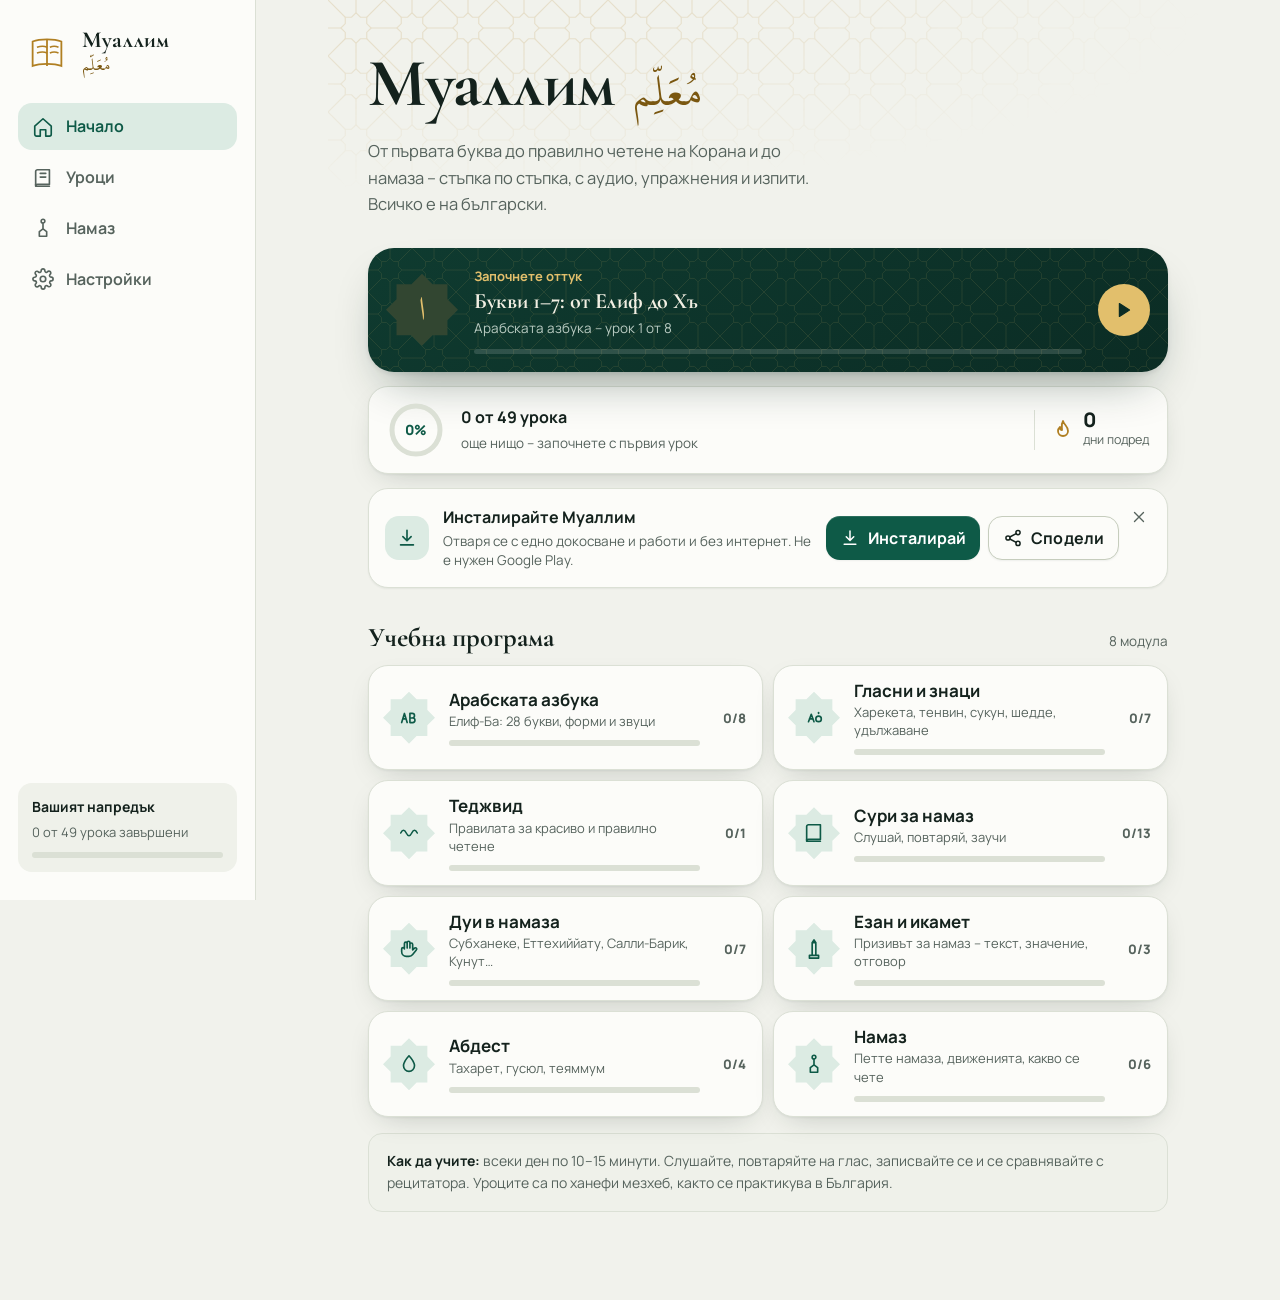
<file: index.html>
<!doctype html>
<html lang="bg">
<head>
<meta charset="utf-8">
<meta name="viewport" content="width=device-width, initial-scale=1, viewport-fit=cover">
<title>Муаллим – учител по Коран и намаз</title>
<meta name="description" content="От нулата до правилно четене на Корана: арабската азбука, теджвид, сурите и дуите за намаз, езан, абдест и как се кланя намаз – на български, стъпка по стъпка.">
<link rel="canonical" href="https://me7ko-dev.github.io/muallim/">
<!-- визитката при споделяне във Viber, Facebook, WhatsApp, Telegram (снимката: node tools/make-share.cjs) -->
<meta property="og:type" content="website">
<meta property="og:site_name" content="Муаллим">
<meta property="og:locale" content="bg_BG">
<meta property="og:url" content="https://me7ko-dev.github.io/muallim/">
<meta property="og:title" content="Муаллим – учител по Коран и намаз">
<meta property="og:description" content="Безплатно: арабската азбука с глас, сурите и дуите за намаз, абдест и намаз – на български, стъпка по стъпка. Без реклами.">
<meta property="og:image" content="https://me7ko-dev.github.io/muallim/share/og.jpg">
<meta property="og:image:type" content="image/jpeg">
<meta property="og:image:width" content="1200">
<meta property="og:image:height" content="630">
<meta property="og:image:alt" content="Муаллим – учител по Коран и намаз, на български">
<meta name="twitter:card" content="summary_large_image">
<meta name="theme-color" content="#0a1310" media="(prefers-color-scheme: dark)">
<meta name="theme-color" content="#f1f2ec" media="(prefers-color-scheme: light)">
<meta name="color-scheme" content="light dark">
<link rel="manifest" href="manifest.webmanifest">
<link rel="icon" href="icons/icon.svg" type="image/svg+xml">
<link rel="apple-touch-icon" href="icons/icon-192.png">
<meta name="mobile-web-app-capable" content="yes">
<meta name="apple-mobile-web-app-capable" content="yes">
<meta name="apple-mobile-web-app-status-bar-style" content="black-translucent">
<link rel="preload" href="fonts/UthmanicHafs.woff2" as="font" type="font/woff2" crossorigin>
<link rel="preload" href="fonts/manrope-cyrillic.woff2" as="font" type="font/woff2" crossorigin>
<link rel="preload" href="fonts/cormorant-cyrillic.woff2" as="font" type="font/woff2" crossorigin>
<link rel="modulepreload" href="js/app.js">
<link rel="stylesheet" href="css/style.css">
<script>
  // тема преди първото рисуване, за да няма премигване
  try { const t = JSON.parse(localStorage.getItem('mu:v1') || '{}').theme; if (t && t !== 'auto') document.documentElement.dataset.theme = t; } catch (e) {}
  // прозорецът за инсталиране може да дойде преди js/pwa.js – пазим го за бутона „Инсталирай“
  addEventListener('beforeinstallprompt', e => { e.preventDefault(); window.__bip = e; });
</script>
</head>
<body>
<a class="skip" href="#view">Към съдържанието</a>
<div class="app">
  <aside class="rail" aria-label="Навигация">
    <a class="brand" href="#/">
      <span class="brand-mark"><svg viewBox="0 0 64 64" aria-hidden="true"><path d="M12 50c10-4 30-4 40 0V16c-10-4-30-4-40 0z" fill="none" stroke="currentColor" stroke-width="2.5"/><path d="M32 14v36" stroke="currentColor" stroke-width="2.5"/><path d="M18 24c6-2 10-2 14 0M18 32c6-2 10-2 14 0M36 24c4-2 8-2 12 0M36 32c4-2 8-2 12 0" fill="none" stroke="currentColor" stroke-width="2"/></svg></span>
      <span><b>Муаллим</b><small>مُعَلِّم</small></span>
    </a>
    <nav class="rail-nav" id="railNav"></nav>
    <div class="rail-foot" id="railFoot"></div>
  </aside>
  <main id="view" tabindex="-1"></main>
  <nav class="tabbar" id="tabbar" aria-label="Раздели"></nav>
</div>
<div class="toast" id="toast" role="status" aria-live="polite"></div>
<script type="module" src="js/app.js"></script>
<script>
  if ('serviceWorker' in navigator && location.protocol !== 'file:') addEventListener('load', () => navigator.serviceWorker.register('sw.js'));
</script>
</body>
</html>
</file>
<file: css/style.css>
/* Шрифтовете са на сайта (без Google Fonts) – по-бързо, без проследяване, работят и без интернет. Лиценз: fonts/OFL.txt */
@font-face { font-family: 'Manrope'; src: url('../fonts/manrope-cyrillic.woff2') format('woff2'); font-weight: 200 800; font-display: swap; unicode-range: U+0301, U+0400-045F, U+0490-0491, U+04B0-04B1, U+2116; }
@font-face { font-family: 'Manrope'; src: url('../fonts/manrope-latin.woff2') format('woff2'); font-weight: 200 800; font-display: swap; unicode-range: U+0000-00FF, U+0131, U+0152-0153, U+02BB-02BC, U+02C6, U+02DA, U+02DC, U+0304, U+0308, U+0329, U+2000-206F, U+20AC, U+2122, U+2191, U+2193, U+2212, U+2215, U+FEFF, U+FFFD; }
@font-face { font-family: 'Manrope'; src: url('../fonts/manrope-latin-ext.woff2') format('woff2'); font-weight: 200 800; font-display: swap; unicode-range: U+0100-02BA, U+02BD-02C5, U+02C7-02CC, U+02CE-02D7, U+02DD-02FF, U+0304, U+0308, U+0329, U+1D00-1DBF, U+1E00-1E9F, U+1EF2-1EFF, U+2020, U+20A0-20AB, U+20AD-20C0, U+2113, U+2C60-2C7F, U+A720-A7FF; }
@font-face { font-family: 'Cormorant Garamond'; src: url('../fonts/cormorant-cyrillic.woff2') format('woff2'); font-weight: 300 700; font-display: swap; unicode-range: U+0301, U+0400-045F, U+0490-0491, U+04B0-04B1, U+2116; }
@font-face { font-family: 'Cormorant Garamond'; src: url('../fonts/cormorant-latin.woff2') format('woff2'); font-weight: 300 700; font-display: swap; unicode-range: U+0000-00FF, U+0131, U+0152-0153, U+02BB-02BC, U+02C6, U+02DA, U+02DC, U+0304, U+0308, U+0329, U+2000-206F, U+20AC, U+2122, U+2191, U+2193, U+2212, U+2215, U+FEFF, U+FFFD; }
@font-face { font-family: 'Hafs'; src: url('../fonts/UthmanicHafs.woff2') format('woff2'); font-display: block; }
/* арабски знаци посред българския текст („Пример: بَ = бе“) – същият шрифт, само за арабските букви */
@font-face { font-family: 'HafsInline'; src: url('../fonts/UthmanicHafs.woff2') format('woff2'); font-display: swap; unicode-range: U+0600-06FF, U+0750-077F, U+08A0-08FF, U+FB50-FDFF, U+FE70-FEFF; }

/* ================= Дизайн система =================
   Цветове: варовик (фон), тъмнозелено мастило (основен), позлата (акцент), както в ръкописните мусхафи.
   Орнамент: осемлъчата звезда (два квадрата) – само в началото, в главата на сурата и като знак за завършено. */
:root {
  --bg: #f1f2ec; --bg-2: #e6e9e0; --surface: #fcfcf9; --surface-2: #eff1ea; --line: #dbe0d5; --line-2: #c6cdbd;
  --text: #14221d; --muted: #56635d; --accent: #0e5a47; --accent-2: #0a4638; --accent-soft: #dcebe3; --on-accent: #ffffff;
  --gold: #b07f22; --gold-ink: #7a5710; --gold-soft: #f3e8cb; --hl: #f5ebc9;
  --ok: #217a49; --ok-soft: #dcf1e3; --bad: #b0342a; --bad-soft: #f8dfda;
  --panel: #0f3b30; --panel-2: #0b2c24; --panel-text: #f2efe3; --panel-muted: #b9cbc2; --panel-gold: #e2bf6c;
  --shadow-1: 0 1px 2px rgba(20, 40, 30, .06);
  --shadow-2: 0 1px 2px rgba(20, 40, 30, .05), 0 10px 30px -14px rgba(20, 40, 30, .28);
  --shadow-3: 0 2px 4px rgba(10, 30, 20, .08), 0 24px 48px -20px rgba(10, 40, 30, .45);
  --r-xl: 26px; --r-lg: 20px; --r-md: 14px; --r-sm: 10px;
  --ar: 40px; --rail: 0px; --tab: calc(66px + env(safe-area-inset-bottom));
  --ui: 'Manrope', 'HafsInline', system-ui, -apple-system, 'Segoe UI', sans-serif; --serif: 'Cormorant Garamond', Georgia, serif;
  --ease: cubic-bezier(.2, .8, .2, 1);
  /* осемлъчата звезда с връзки към съседните – плочка 48×48, ползва се като маска (цветът идва от темата) */
  --girih: url("data:image/svg+xml,%3Csvg xmlns='http://www.w3.org/2000/svg' width='48' height='48' viewBox='0 0 48 48'%3E%3Cg fill='none' stroke='%23000' stroke-width='1'%3E%3Cpath d='M37 24L33.2 27.8V33.2H27.8L24 37L20.2 33.2H14.8V27.8L11 24L14.8 20.2V14.8H20.2L24 11L27.8 14.8H33.2V20.2Z'/%3E%3Cpath d='M37 24H48M0 24H11M24 0V11M24 37V48M33.2 33.2L48 48M14.8 14.8L0 0M33.2 14.8L48 0M14.8 33.2L0 48'/%3E%3C/g%3E%3C/svg%3E");
  --star: polygon(100% 50%, 85.36% 64.64%, 85.36% 85.36%, 64.64% 85.36%, 50% 100%, 35.36% 85.36%, 14.64% 85.36%, 14.64% 64.64%, 0% 50%, 14.64% 35.36%, 14.64% 14.64%, 35.36% 14.64%, 50% 0%, 64.64% 14.64%, 85.36% 14.64%, 85.36% 35.36%);
  color-scheme: light;
}
:root[data-theme="sepia"] {
  --bg: #f1e6cf; --bg-2: #e8d9b9; --surface: #f9f0dc; --surface-2: #efe2c4; --line: #dcc8a2; --line-2: #ccb388;
  --text: #36281a; --muted: #6a563b; --accent: #7a4b16; --accent-2: #5c370f; --accent-soft: #ecd8b3; --on-accent: #fffaf0;
  --gold: #9a6b1e; --gold-ink: #6c4a10; --gold-soft: #ecd5a6; --hl: #f0d999;
  --panel: #4a2e12; --panel-2: #3a230d; --panel-text: #fbf1dc; --panel-muted: #dcc6a0; --panel-gold: #f0c873;
}
:root[data-theme="dark"] {
  --bg: #0a1310; --bg-2: #0e1a16; --surface: #111e1a; --surface-2: #172722; --line: #22362f; --line-2: #2f4840;
  --text: #ebe8dc; --muted: #a2b1a9; --accent: #6fcba8; --accent-2: #97dcc1; --accent-soft: #15382e; --on-accent: #08130f;
  --gold: #d9b45e; --gold-ink: #e3c47c; --gold-soft: #2c2716; --hl: #27321f;
  --ok: #72d39d; --ok-soft: #15382a; --bad: #f1907f; --bad-soft: #45201b;
  --panel: #133d32; --panel-2: #0d2b23; --panel-text: #f1eee2; --panel-muted: #a9c3b8; --panel-gold: #e3c26f;
  --shadow-1: 0 1px 2px rgba(0, 0, 0, .3);
  --shadow-2: 0 1px 2px rgba(0, 0, 0, .3), 0 12px 30px -14px rgba(0, 0, 0, .7);
  --shadow-3: 0 2px 4px rgba(0, 0, 0, .3), 0 24px 48px -20px rgba(0, 0, 0, .8);
  color-scheme: dark;
}
@media (prefers-color-scheme: dark) {
  :root:not([data-theme]) {
    --bg: #0a1310; --bg-2: #0e1a16; --surface: #111e1a; --surface-2: #172722; --line: #22362f; --line-2: #2f4840;
    --text: #ebe8dc; --muted: #a2b1a9; --accent: #6fcba8; --accent-2: #97dcc1; --accent-soft: #15382e; --on-accent: #08130f;
    --gold: #d9b45e; --gold-ink: #e3c47c; --gold-soft: #2c2716; --hl: #27321f;
    --ok: #72d39d; --ok-soft: #15382a; --bad: #f1907f; --bad-soft: #45201b;
    --panel: #133d32; --panel-2: #0d2b23; --panel-text: #f1eee2; --panel-muted: #a9c3b8; --panel-gold: #e3c26f;
    --shadow-1: 0 1px 2px rgba(0, 0, 0, .3);
    --shadow-2: 0 1px 2px rgba(0, 0, 0, .3), 0 12px 30px -14px rgba(0, 0, 0, .7);
    --shadow-3: 0 2px 4px rgba(0, 0, 0, .3), 0 24px 48px -20px rgba(0, 0, 0, .8);
    color-scheme: dark;
  }
}

/* ================= основа ================= */
* { box-sizing: border-box; }
*, *::before, *::after { font-feature-settings: 'locl' 0 !important; }
html { -webkit-text-size-adjust: 100%; scroll-padding-top: 96px; }
body {
  margin: 0; background: var(--bg); color: var(--text); font: 16px/1.55 var(--ui); min-height: 100dvh;
  -webkit-font-smoothing: antialiased; -webkit-tap-highlight-color: transparent; font-variant-numeric: lining-nums;
}
button, input, select { font: inherit; color: inherit; }
button { cursor: pointer; background: none; border: 0; padding: 0; }
a { color: inherit; text-decoration: none; }
.ic { width: 22px; height: 22px; fill: none; stroke: currentColor; stroke-width: 1.8; stroke-linecap: round; stroke-linejoin: round; flex: none; }
[hidden] { display: none !important; }
:focus-visible { outline: 2.5px solid var(--gold); outline-offset: 2px; border-radius: 8px; }
main:focus, main:focus-visible { outline: none; }
.ar, [lang="ar"] { font-family: 'Hafs', serif; direction: rtl; }
::selection { background: var(--gold-soft); }
.skip { position: fixed; left: 12px; top: -60px; z-index: 100; background: var(--accent); color: var(--on-accent); padding: 10px 16px; border-radius: var(--r-sm); font-weight: 700; transition: top .2s; }
.skip:focus { top: calc(12px + env(safe-area-inset-top)); }
.vh { position: absolute !important; width: 1px; height: 1px; overflow: hidden; clip: rect(0 0 0 0); white-space: nowrap; }

/* ================= каркас ================= */
main { padding: 0 16px calc(var(--tab) + 28px); max-width: 880px; margin: 0 auto; }
.rail { display: none; }
.tabbar {
  position: fixed; inset: auto 0 0 0; z-index: 30; height: var(--tab); padding: 0 6px env(safe-area-inset-bottom);
  display: grid; grid-template-columns: repeat(4, 1fr);
  background: color-mix(in srgb, var(--surface) 90%, transparent); backdrop-filter: blur(18px) saturate(1.4); -webkit-backdrop-filter: blur(18px) saturate(1.4);
  border-top: 1px solid var(--line);
}
.tabbar a { position: relative; display: flex; flex-direction: column; align-items: center; justify-content: center; gap: 3px; font-size: 12px; font-weight: 650; color: var(--muted); }
.tabbar a .ic { width: 23px; height: 23px; transition: transform .25s var(--ease); }
.tabbar a.on { color: var(--accent); }
.tabbar a.on .ic { stroke-width: 2.1; transform: translateY(-1px); }
.tabbar a.on::before { content: ''; position: absolute; top: 0; width: 28px; height: 3px; border-radius: 0 0 3px 3px; background: var(--gold); }
@media (min-width: 900px) {
  :root { --rail: 256px; --tab: 0px; }
  .tabbar { display: none; }
  .rail { display: flex; flex-direction: column; gap: 26px; position: fixed; inset: 0 auto 0 0; width: var(--rail); padding: 28px 18px; background: var(--surface); border-right: 1px solid var(--line); z-index: 20; }
  main { margin-left: calc(var(--rail) + max(0px, (100vw - var(--rail) - 880px) / 2)); padding: 0 40px 72px; }
}
.brand { display: flex; align-items: center; gap: 12px; padding: 0 6px; }
.brand-mark { width: 46px; height: 46px; color: var(--gold); display: grid; place-items: center; flex: none; }
.brand-mark svg { width: 46px; height: 46px; }
.brand b { display: block; font: 700 23px/1.05 var(--serif); letter-spacing: .2px; }
.brand small { display: block; font: 18px/1.4 'Hafs', serif; color: var(--gold-ink); }
.rail-nav { display: grid; gap: 4px; }
.rail-nav a { display: flex; align-items: center; gap: 12px; padding: 11px 14px; border-radius: var(--r-md); font-weight: 650; color: var(--muted); transition: background .2s, color .2s; }
.rail-nav a:hover { background: var(--surface-2); color: var(--text); }
.rail-nav a.on { background: var(--accent-soft); color: var(--accent); }
.rail-foot { margin-top: auto; padding: 14px; border-radius: var(--r-md); background: var(--surface-2); font-size: 13px; color: var(--muted); line-height: 1.45; }
.rail-foot b { display: block; color: var(--text); font-size: 14px; margin-bottom: 6px; }

/* ================= общи елементи ================= */
.topbar {
  position: sticky; top: 0; z-index: 15; margin: 0 -16px; padding: calc(8px + env(safe-area-inset-top)) 12px 8px;
  display: flex; align-items: center; gap: 6px; min-height: 60px;
  background: color-mix(in srgb, var(--bg) 88%, transparent); backdrop-filter: blur(16px) saturate(1.3); -webkit-backdrop-filter: blur(16px) saturate(1.3);
  border-bottom: 1px solid transparent; transition: border-color .2s;
}
.topbar.stuck { border-bottom-color: var(--line); }
@media (min-width: 900px) { .topbar { margin: 0 -40px; padding: 16px 36px; } .topbar h1 { font-size: 26px; } }
.topbar > .ttl:first-child { padding-left: 4px; }
.topbar .ttl { flex: 1; min-width: 0; }
.topbar h1 { font: 700 22px/1.15 var(--serif); margin: 0; display: -webkit-box; -webkit-line-clamp: 2; -webkit-box-orient: vertical; overflow: hidden; }
.topbar .kicker { display: block; font: 600 12.5px/1.3 var(--ui); color: var(--muted); white-space: nowrap; overflow: hidden; text-overflow: ellipsis; }
.topbar .count { flex: none; font-size: 13px; font-weight: 700; color: var(--muted); padding: 0 8px; }
.topbar .meter { position: absolute; left: 0; right: 0; bottom: -1px; height: 3px; background: var(--line); }
.topbar .meter i { display: block; height: 100%; background: var(--gold); transition: width .6s var(--ease); }
.ib { width: 44px; height: 44px; border-radius: var(--r-md); display: inline-grid; place-items: center; color: var(--text); transition: background .15s, transform .1s; flex: none; }
.ib:hover { background: var(--surface-2); }
.ib:active { transform: scale(.94); }
.chip { display: inline-flex; align-items: center; gap: 6px; min-height: 36px; padding: 0 14px; border-radius: 999px; background: var(--surface); border: 1px solid var(--line); font-size: 14px; font-weight: 650; white-space: nowrap; transition: border-color .15s; }
.chip:hover { border-color: var(--gold); }
.chip.on { background: var(--accent); border-color: var(--accent); color: var(--on-accent); }
.chip .ic { width: 17px; height: 17px; }
.btn { display: inline-flex; align-items: center; justify-content: center; gap: 8px; min-height: 48px; padding: 0 20px; border-radius: var(--r-md); background: var(--accent); color: var(--on-accent); font-weight: 700; letter-spacing: .1px; transition: transform .12s, background .2s, box-shadow .2s; box-shadow: 0 1px 0 rgba(255, 255, 255, .12) inset, var(--shadow-1); text-align: center; }
.btn:hover { background: var(--accent-2); }
.btn:active { transform: scale(.98); }
.btn.ghost { background: var(--surface); color: var(--text); border: 1px solid var(--line-2); box-shadow: var(--shadow-1); }
.btn.ghost:hover { border-color: var(--gold); background: var(--surface); }
.btn.ghost.on { border-color: var(--accent); color: var(--accent); background: var(--accent-soft); } /* бутон „Чуй“, докато звучи */
.btn.gold { background: var(--gold-soft); color: var(--gold-ink); border: 1px solid color-mix(in srgb, var(--gold) 45%, transparent); box-shadow: none; }
.btn.gold:hover { border-color: var(--gold); }
.btn.done { background: var(--ok); color: var(--on-accent); }
.btn.sm { min-height: 40px; padding: 0 14px; font-size: 14.5px; border-radius: var(--r-sm); }
.btn:disabled { opacity: .45; cursor: default; transform: none; }
.btn .ic { width: 20px; height: 20px; }
.card { background: var(--surface); border: 1px solid var(--line); border-radius: var(--r-lg); box-shadow: var(--shadow-2); }
.muted { color: var(--muted); }
.view-in { animation: viewIn .32s var(--ease) both; }
@keyframes viewIn { from { opacity: 0; transform: translateY(8px); } to { opacity: 1; transform: none; } }
@media (prefers-reduced-motion: reduce) { *, *::before, *::after { animation: none !important; transition: none !important; scroll-behavior: auto !important; } }
.sub { font-size: 14px; font-weight: 700; color: var(--muted); margin: 26px 0 10px; }
h2.h { font: 700 27px/1.15 var(--serif); margin: 30px 0 12px; }
h3.h, .lesson h2.h { font: 700 23px/1.2 var(--serif); margin: 26px 0 10px; }
.p { margin: 0 0 14px; line-height: 1.65; max-width: 68ch; }
.lead { font-size: 16.5px; color: var(--muted); margin: 4px 0 18px; line-height: 1.6; max-width: 64ch; }
.note { font-size: 14px; color: var(--muted); line-height: 1.6; padding: 16px 18px; margin: 16px 0; border-radius: var(--r-md); box-shadow: none; background: var(--surface-2); }
.note b { color: var(--text); }
.note a { color: var(--accent); text-decoration: underline; text-underline-offset: 2px; }
.badge { display: inline-block; padding: 2px 9px; border-radius: 999px; font: 700 11.5px/1.6 var(--ui); background: var(--gold-soft); color: var(--gold-ink); vertical-align: middle; }
.badge.farz { background: var(--accent-soft); color: var(--accent); }
.badge.ok { background: var(--ok-soft); color: var(--ok); }
.list { display: grid; gap: 8px; margin: 0; padding: 0; list-style: none; }
.list li { display: flex; gap: 12px; padding: 13px 16px; background: var(--surface); border: 1px solid var(--line); border-radius: var(--r-md); line-height: 1.55; }
.list li::before { content: ''; width: 7px; height: 7px; margin-top: .6em; background: var(--gold); clip-path: var(--star); transform: scale(1.5); flex: none; }
.list.num { counter-reset: n; }
.list.num li::before { counter-increment: n; content: counter(n); width: 28px; height: 28px; margin: 0; border-radius: 50%; clip-path: none; transform: none; background: var(--accent-soft); color: var(--accent); display: grid; place-items: center; font-size: 13px; font-weight: 800; }
.list li b { display: block; }
.list li small { color: var(--muted); display: block; font-size: 14px; margin-top: 2px; }
.list.bad li::before { content: '✕'; width: auto; height: auto; margin: 0; clip-path: none; transform: none; background: none; color: var(--bad); font-weight: 800; }
.list.good li::before { content: '✓'; width: auto; height: auto; margin: 0; clip-path: none; transform: none; background: none; color: var(--ok); font-weight: 800; }
.bar { display: block; height: 6px; border-radius: 3px; background: var(--line); overflow: hidden; }
.bar i { display: block; height: 100%; background: var(--accent); border-radius: 3px; transition: width .6s var(--ease); }
.star { display: inline-grid; place-items: center; width: 52px; height: 52px; clip-path: var(--star); background: var(--accent-soft); color: var(--accent); flex: none; }
.star .ic { width: 22px; height: 22px; }
.star.gold { background: var(--gold); color: var(--on-accent); }

/* ================= начало ================= */
.hero { position: relative; margin: 0 -16px; padding: calc(30px + env(safe-area-inset-top)) 16px 26px; overflow: hidden; isolation: isolate; }
@media (min-width: 900px) { .hero { margin: 0 -40px; padding: 48px 40px 30px; } }
.hero::before { /* орнаментът – тих, избледнява надолу */
  content: ''; position: absolute; inset: 0; z-index: -1; background: var(--gold); opacity: .16;
  -webkit-mask: var(--girih) 0 0 / 56px 56px, radial-gradient(110% 100% at 15% 0%, #000 20%, transparent 78%); -webkit-mask-composite: source-in;
  mask: var(--girih) 0 0 / 56px 56px, radial-gradient(110% 100% at 15% 0%, #000 20%, transparent 78%); mask-composite: intersect;
}
.hero-title { display: flex; align-items: baseline; flex-wrap: wrap; gap: 0 18px; font: 700 clamp(46px, 13vw, 68px)/1.05 var(--serif); margin: 0; letter-spacing: -.5px; }
.hero-title .ar { font: 400 clamp(32px, 9vw, 46px)/1.4 'Hafs', serif; color: var(--gold-ink); letter-spacing: 0; }
.hero-lead { color: var(--muted); margin: 14px 0 0; max-width: 46ch; font-size: 16.5px; line-height: 1.6; }

.resume { position: relative; display: grid; grid-template-columns: auto 1fr auto; gap: 16px; align-items: center; padding: 18px; border-radius: var(--r-xl); background: linear-gradient(150deg, var(--panel), var(--panel-2)); color: var(--panel-text); box-shadow: var(--shadow-3); overflow: hidden; isolation: isolate; transition: transform .2s var(--ease); }
.resume:hover { transform: translateY(-2px); }
.resume:active { transform: scale(.99); }
.resume::after { content: ''; position: absolute; inset: 0; z-index: -1; background: var(--panel-gold); opacity: .12; -webkit-mask: var(--girih) 0 0 / 44px 44px; mask: var(--girih) 0 0 / 44px 44px; }
.resume-glyph { width: 72px; height: 72px; display: grid; place-items: center; clip-path: var(--star); background: color-mix(in srgb, var(--panel-gold) 18%, var(--panel-2)); color: var(--panel-gold); font: 36px/1 'Hafs', serif; direction: rtl; overflow: hidden; }
.resume-glyph .ic { width: 28px; height: 28px; }
.resume-glyph.long { font-size: 17px; }
.resume-mid { min-width: 0; }
.resume-k { display: block; font-size: 13px; font-weight: 700; color: var(--panel-gold); }
.resume-mid b { display: block; font: 700 22px/1.2 var(--serif); margin: 2px 0 4px; }
.resume-m { display: block; font-size: 13.5px; color: var(--panel-muted); }
.resume .bar { margin-top: 10px; background: rgba(255, 255, 255, .14); height: 5px; }
.resume .bar i { background: var(--panel-gold); }
.resume-go { width: 52px; height: 52px; border-radius: 50%; display: grid; place-items: center; background: var(--panel-gold); color: var(--panel-2); }
.resume-go .ic { width: 22px; height: 22px; fill: currentColor; stroke-width: 1.4; }
@media (max-width: 480px) { .resume { grid-template-columns: auto 1fr; } .resume-go { display: none; } .resume-glyph { width: 60px; height: 60px; font-size: 30px; } .resume-mid b { font-size: 20px; } }

.progress { display: flex; align-items: center; gap: 16px; padding: 14px 18px; margin: 14px 0 0; }
.ring { position: relative; width: 58px; height: 58px; flex: none; display: grid; place-items: center; }
.ring svg { position: absolute; inset: 0; transform: rotate(-90deg); }
.ring circle { fill: none; stroke-width: 5; }
.ring .track { stroke: var(--line); }
.ring .val { stroke: var(--accent); stroke-linecap: round; transition: stroke-dashoffset .8s var(--ease); }
.ring b { font-size: 14px; font-weight: 800; color: var(--accent); }
.progress .mid { flex: 1; min-width: 0; }
.progress .mid b { display: block; font-weight: 700; }
.progress .mid small { color: var(--muted); font-size: 13.5px; }
.streak { display: flex; align-items: center; gap: 8px; padding-left: 16px; border-left: 1px solid var(--line); }
.streak .ic { color: var(--gold); width: 24px; height: 24px; }
.streak b { display: block; font: 800 20px/1 var(--ui); }
.streak small { display: block; font-size: 12.5px; color: var(--muted); white-space: nowrap; }

.sec-h { display: flex; align-items: baseline; justify-content: space-between; gap: 12px; margin: 34px 0 12px; }
.sec-h h2 { font: 700 27px/1.15 var(--serif); margin: 0; }
.sec-h small { color: var(--muted); font-size: 13.5px; }
.modules { display: grid; gap: 10px; margin: 0; padding: 0; list-style: none; }
@media (min-width: 640px) { .modules { grid-template-columns: 1fr 1fr; } }
.mod { display: flex; align-items: center; gap: 14px; padding: 14px 16px 14px 14px; height: 100%; border-radius: var(--r-lg); transition: border-color .2s, transform .15s, box-shadow .2s; }
.mod:hover { border-color: color-mix(in srgb, var(--gold) 60%, var(--line)); box-shadow: var(--shadow-3); }
.mod:active { transform: scale(.99); }
.mod .mid { flex: 1; min-width: 0; }
.mod .t { display: flex; align-items: baseline; gap: 8px; }
.mod .n { font-size: 12.5px; font-weight: 800; color: var(--gold-ink); }
.mod b { display: block; font: 700 17px/1.3 var(--ui); }
.mod small { color: var(--muted); font-size: 13px; display: block; margin-top: 1px; line-height: 1.4; }
.mod .bar { margin-top: 10px; }
.mod .pct { font-size: 13px; font-weight: 800; color: var(--muted); flex: none; min-width: 32px; text-align: right; }
.mod.full .bar i { background: var(--gold); }
.mod.full .pct { color: var(--gold-ink); }

/* ================= модул: пътека от уроци ================= */
.mod-head { display: flex; gap: 16px; align-items: center; padding: 8px 0 20px; }
.mod-head .star { width: 68px; height: 68px; }
.mod-head .star .ic { width: 28px; height: 28px; }
.mod-head .mid { flex: 1; min-width: 0; }
.mod-head p { margin: 0 0 10px; color: var(--muted); }
.mod-head small { display: block; margin-top: 6px; font-size: 13px; font-weight: 700; color: var(--muted); }
.path { list-style: none; margin: 0; padding: 0; position: relative; }
.path li { position: relative; padding-left: 52px; }
.path li::before { /* свързващата линия */ content: ''; position: absolute; left: 21px; top: 0; bottom: 0; width: 2px; background: var(--line); }
.path li:first-child::before { top: 32px; }
.path li:last-child::before { bottom: calc(100% - 32px); }
.path li.done::before { background: color-mix(in srgb, var(--gold) 55%, var(--line)); }
.path .dot { position: absolute; left: 2px; top: 13px; width: 40px; height: 40px; display: grid; place-items: center; z-index: 1; font-size: 14px; font-weight: 800; color: var(--muted); background: var(--surface); border: 2px solid var(--line-2); border-radius: 50%; }
.path .done .dot { border: 0; border-radius: 0; clip-path: var(--star); background: var(--gold); color: var(--on-accent); width: 44px; height: 44px; left: 0; top: 11px; }
.path .done .dot .ic { width: 18px; height: 18px; stroke-width: 2.6; }
.path .cur .dot { border-color: var(--accent); color: var(--accent); background: var(--accent-soft); box-shadow: 0 0 0 5px color-mix(in srgb, var(--accent) 16%, transparent); }
.path a { display: flex; align-items: center; gap: 12px; padding: 14px 14px 14px 16px; margin: 0 0 10px; border-radius: var(--r-md); background: var(--surface); border: 1px solid var(--line); transition: border-color .2s, box-shadow .2s; }
.path a:hover { border-color: color-mix(in srgb, var(--gold) 60%, var(--line)); box-shadow: var(--shadow-2); }
.path .cur a { border-color: var(--accent); box-shadow: var(--shadow-2); }
.path .mid { flex: 1; min-width: 0; }
.path b { display: block; font-weight: 650; line-height: 1.35; }
.path small { color: var(--muted); font-size: 13px; }
.path .cur small { color: var(--accent); font-weight: 700; }
.path a > .ic { color: var(--muted); }

/* ================= урок ================= */
.lesson { padding-top: 6px; }
.lesson-foot { display: grid; gap: 12px; margin: 34px 0 10px; }
@media (min-width: 640px) { .lesson-foot { grid-template-columns: minmax(200px, auto) 1fr; align-items: stretch; } .lesson-foot .row .btn { height: 100%; padding: 0 28px; } }
.lesson-foot .row { display: flex; gap: 10px; flex-wrap: wrap; }
.lesson-foot .row .btn { flex: 1 1 160px; }
.btn.done .ic { animation: pop .4s var(--ease); }
@keyframes pop { 0% { transform: scale(.3); } 70% { transform: scale(1.25); } }
.next-card { display: flex; align-items: center; gap: 14px; padding: 16px 18px; border-radius: var(--r-lg); border: 1px dashed var(--line-2); transition: border-color .2s, background .2s; }
.next-card:hover { border-color: var(--accent); background: var(--surface); }
.next-card .mid { flex: 1; min-width: 0; }
.next-card small { display: block; color: var(--muted); font-size: 13px; font-weight: 600; }
.next-card b { display: block; font-weight: 700; }
.next-card .ic { color: var(--accent); }
.next-card.celebrate { border-style: solid; border-color: var(--gold); background: var(--gold-soft); }
.next-card.celebrate small { color: var(--gold-ink); }

.letters { display: grid; gap: 14px; }
.letter { padding: 18px; display: grid; grid-template-columns: 100px 1fr; gap: 18px; align-items: start; transition: border-color .3s, box-shadow .3s; }
.letter.cur { border-color: var(--accent); box-shadow: 0 0 0 3px color-mix(in srgb, var(--accent) 18%, transparent), var(--shadow-2); }
.letter .big { font: 400 64px/1.25 'Hafs', serif; text-align: center; color: var(--accent); background: var(--surface-2); border-radius: var(--r-md); padding: 10px 4px; direction: rtl; border: 1px solid var(--line); }
.letter .play { width: 100%; margin-top: 8px; }
.letter h2 { margin: 0; font: 700 23px/1.2 var(--serif); display: flex; align-items: center; gap: 8px; flex-wrap: wrap; }
.letter h2 .badge { font-family: var(--ui); }
.letter .snd { color: var(--gold-ink); font-weight: 700; font-size: 14.5px; margin-top: 2px; }
.letter p { margin: 8px 0 0; font-size: 15px; line-height: 1.6; }
.forms { display: grid; grid-template-columns: repeat(4, 1fr); gap: 6px; margin-top: 12px; }
.forms span { text-align: center; background: var(--surface-2); border-radius: var(--r-sm); padding: 6px 2px 4px; font: 400 30px/1.35 'Hafs', serif; direction: rtl; }
.forms span small { display: block; font: 600 11px/1.25 var(--ui); color: var(--muted); direction: ltr; margin-top: 2px; }
.ex { display: flex; align-items: center; gap: 14px; margin-top: 12px; padding: 10px 14px; background: var(--gold-soft); border-radius: var(--r-md); }
.ex .ar { font-size: 32px; line-height: 1.4; color: var(--gold-ink); }
.ex small { color: var(--gold-ink); }
.ex b { font-size: 15px; }
@media (max-width: 460px) { .letter { grid-template-columns: 78px 1fr; padding: 14px; gap: 14px; } .letter .big { font-size: 50px; } .forms span { font-size: 26px; } .forms span small { font-size: 10px; } }
.acts { display: flex; gap: 8px; flex-wrap: wrap; margin-top: 12px; }
.syl { display: grid; grid-template-columns: repeat(auto-fill, minmax(84px, 1fr)); gap: 8px; }
.syl button { padding: 10px 4px 8px; border-radius: var(--r-md); background: var(--surface); border: 1px solid var(--line); text-align: center; transition: border-color .15s, transform .1s, background .2s; }
.syl button:hover { border-color: var(--gold); }
.syl button:active { transform: scale(.96); }
.syl button.on { border-color: var(--accent); background: var(--accent-soft); }
.syl .ar { display: block; font-size: 34px; line-height: 1.35; color: var(--accent); }
.syl small { display: block; font-size: 13.5px; font-weight: 700; color: var(--muted); }
.syl.big { grid-template-columns: repeat(auto-fill, minmax(120px, 1fr)); }
.syl.big .ar { font-size: 40px; }
.demo { text-align: center; padding: 22px; margin: 12px 0 18px; }
.demo .ar { font-size: 76px; line-height: 1.35; color: var(--accent); }
.demo b { display: block; font-size: 23px; }
.demo.sticky { position: sticky; top: 72px; z-index: 5; }
@media (max-width: 600px) { .demo { padding: 14px; } .demo .ar { font-size: 60px; } }
.word-demo .parts { font-size: 32px; color: var(--muted); }
.word-demo .arrow { color: var(--gold); font-size: 18px; }
.word-demo .whole { font-size: 64px; }

/* сура */
.surah-head { position: relative; text-align: center; padding: 26px 18px 22px; margin: 8px 0 16px; overflow: hidden; isolation: isolate; border-radius: var(--r-xl); }
.surah-head::before { content: ''; position: absolute; inset: 0; z-index: -1; background: var(--gold); opacity: .13; -webkit-mask: var(--girih) center / 44px 44px, radial-gradient(closest-side, transparent 55%, #000); -webkit-mask-composite: source-in; mask: var(--girih) center / 44px 44px, radial-gradient(closest-side, transparent 55%, #000); mask-composite: intersect; }
.surah-head .ar { font-size: clamp(38px, 9vw, 54px); line-height: 1.5; color: var(--accent); }
.surah-head h2 { font: 700 27px/1.15 var(--serif); margin: 2px 0 4px; }
.surah-head p { margin: 0; color: var(--muted); font-size: 14.5px; }
.ctrls { display: flex; gap: 8px; flex-wrap: wrap; align-items: center; margin: 14px 0; }
.player-bar { display: grid; gap: 12px; padding: 14px; margin: 0 0 18px; border-radius: var(--r-lg); }
.player-bar .row { display: flex; gap: 8px; flex-wrap: wrap; align-items: center; }
.player-bar .row .btn { flex: 1 1 140px; padding: 0 12px; }
.player-bar .opt-row { display: flex; align-items: center; gap: 10px; flex-wrap: wrap; font-size: 14px; color: var(--muted); }
select, .ctrls select { min-height: 44px; border-radius: var(--r-sm); border: 1px solid var(--line-2); background: var(--surface); padding: 0 12px; max-width: 100%; }
.ayah { padding: 16px 6px 18px; border-bottom: 1px solid var(--line); border-radius: var(--r-md); transition: background .35s, box-shadow .35s; scroll-margin-top: 90px; }
.ayah.cur { background: var(--hl); padding-left: 14px; padding-right: 14px; margin: 0 -8px; border-bottom-color: transparent; }
.ayah-top { display: flex; align-items: center; gap: 6px; margin-bottom: 4px; }
.ayah-key { font-size: 12.5px; font-weight: 800; color: var(--gold-ink); margin-right: auto; display: inline-flex; align-items: center; gap: 6px; }
.ayah-key::before { content: ''; width: 9px; height: 9px; background: var(--gold); clip-path: var(--star); transform: scale(1.4); }
.ayah-top .ib { width: 42px; height: 42px; color: var(--accent); border: 1px solid var(--line); border-radius: 50%; }
.ayah.cur .ayah-top .ib { background: var(--accent); color: var(--on-accent); border-color: var(--accent); }
.ar-text { font-family: 'Hafs', serif; font-size: var(--ar); line-height: 2.05; direction: rtl; text-align: right; margin: 0; }
.tr-text { font-size: 17px; font-weight: 650; color: var(--gold-ink); margin: 8px 0 0; line-height: 1.55; }
.bg-text { font-size: 15.5px; color: color-mix(in srgb, var(--text) 86%, var(--surface)); margin: 6px 0 0; line-height: 1.6; }
.hide-tr .tr-text, .hide-bg .bg-text { display: none; }
.rec { padding: 18px; margin-top: 22px; display: grid; gap: 4px; }
.rec h2 { margin: 0; font: 700 21px/1.2 var(--serif); display: flex; align-items: center; gap: 8px; }
.rec h2 .ic { color: var(--gold); }
.rec p { margin: 0 0 10px; font-size: 14.5px; color: var(--muted); line-height: 1.55; }
.rec .btn { justify-self: start; }
.rec .btn.rec-on { background: var(--bad); color: #fff; border-color: var(--bad); }
.rec .btn.rec-on .ic { animation: pulse 1.1s infinite; }
@keyframes pulse { 50% { opacity: .35; } }
.rec audio { width: 100%; margin-top: 10px; }

/* дуа */
.dua { padding: 18px; margin-bottom: 14px; }
.dua h2 { margin: 0 0 2px; font: 700 23px/1.2 var(--serif); }
.dua .when { font-size: 14px; color: var(--muted); margin: 0 0 10px; line-height: 1.5; }
.dua .ar-text { font-size: calc(var(--ar) * .85); line-height: 2.05; }
.dua .note { padding: 11px 14px; margin: 12px 0 0; }

/* езан */
.ezan-line { display: grid; grid-template-columns: 1fr auto; gap: 4px 12px; padding: 14px 16px; border-bottom: 1px solid var(--line); align-items: center; }
.ezan-line:last-child { border-bottom: 0; }
.ezan-line .ar-text { font-size: calc(var(--ar) * .8); line-height: 1.85; grid-column: 1; }
.ezan-line .x { font: 800 14px var(--ui); color: var(--accent); background: var(--accent-soft); border-radius: 999px; padding: 4px 11px; grid-row: 1 / span 3; align-self: start; }
.ezan-line .tr-text { margin: 0; font-size: 16.5px; }
.ezan-line .bg-text { margin: 0; }
.ezan-line .reply { grid-column: 1 / -1; font-size: 14px; color: var(--muted); margin-top: 6px; padding: 9px 12px; background: var(--surface-2); border-radius: var(--r-sm); }
.ezan-line .reply b { color: var(--text); }
.ezan-line.sabah { background: color-mix(in srgb, var(--gold-soft) 55%, transparent); }

/* стъпки (абдест/намаз) */
.steps { display: grid; gap: 10px; }
.step { display: flex; gap: 14px; padding: 16px; border-radius: var(--r-md); }
.step .n { width: 36px; height: 36px; border-radius: 50%; background: var(--accent); color: var(--on-accent); display: grid; place-items: center; font-weight: 800; flex: none; }
.step .mid { flex: 1; }
.step b { display: block; line-height: 1.4; }
.step p { margin: 4px 0 0; font-size: 15px; line-height: 1.6; }
.step .x { font-size: 13px; font-weight: 700; color: var(--gold-ink); }
.stepper { padding: 20px 18px; text-align: center; }
.stepper .fig { display: grid; place-items: center; margin: 0 auto 8px; width: 170px; height: 170px; border-radius: 50%; background: var(--surface-2); }
.figure .fg { fill: none; stroke: var(--accent); stroke-width: 5; stroke-linecap: round; stroke-linejoin: round; }
.figure .fg-head { fill: var(--accent); }
.figure .fg.ground { stroke: var(--line-2); stroke-width: 3; }
.figure .fg.foot { stroke-width: 4; }
.figure .fg.eye { stroke: var(--gold); stroke-width: 3; }
.stepper .pos { font-size: 13px; font-weight: 700; color: var(--gold-ink); }
.stepper h2 { font: 700 25px/1.2 var(--serif); margin: 4px 0 8px; }
.stepper p { margin: 0 auto; max-width: 52ch; font-size: 15.5px; line-height: 1.65; text-align: left; }
.stepper .reads { display: flex; gap: 6px; flex-wrap: wrap; justify-content: center; margin: 14px 0 6px; }
.stepper .nav { display: flex; gap: 10px; justify-content: space-between; align-items: center; margin-top: 18px; }
.stepper .dots { display: flex; gap: 5px; justify-content: center; flex-wrap: wrap; }
.stepper .dots i { width: 8px; height: 8px; border-radius: 50%; background: var(--line-2); transition: background .2s, transform .2s; }
.stepper .dots i.on { background: var(--accent); transform: scale(1.3); }
.stepper .st-body { animation: viewIn .3s var(--ease); }
@media (max-width: 420px) { .stepper .nav .btn { padding: 0 14px; } .stepper .dots { display: none; } }
.prayer { padding: 16px 18px; margin-bottom: 12px; }
.prayer .top { display: flex; align-items: baseline; gap: 10px; }
.prayer h2 { margin: 0; font: 700 23px var(--serif); flex: 1; }
.prayer .top .ar { font-size: 26px; color: var(--gold-ink); }
.prayer .tm { font-size: 14px; color: var(--muted); margin: 2px 0 12px; }
.rak { display: flex; gap: 6px; flex-wrap: wrap; }
.rak span { padding: 6px 11px; border-radius: var(--r-sm); font-size: 13.5px; font-weight: 700; background: var(--surface-2); border: 1px solid var(--line); }
.rak span.farz { background: var(--accent); color: var(--on-accent); border-color: var(--accent); }
.rak span.vitir { background: var(--gold-soft); color: var(--gold-ink); border-color: color-mix(in srgb, var(--gold) 50%, transparent); }
.rak span b { font-size: 16px; }
.prayer .nt { font-size: 14px; color: var(--muted); margin: 12px 0 0; line-height: 1.55; }

/* изпит */
.quiz { padding: 20px 18px; }
.quiz .q { font: 700 22px/1.3 var(--serif); margin: 0 0 16px; }
.quiz .q b { font-family: var(--ui); font-size: .82em; }
.quiz .q .ar { display: block; font-size: 64px; line-height: 1.35; color: var(--accent); text-align: center; margin: 10px 0 4px; }
.quiz .q .btn { font-family: var(--ui); font-size: 16px; }
.qbar { display: flex; gap: 4px; margin-bottom: 14px; }
.qbar i { flex: 1; height: 5px; border-radius: 3px; background: var(--line); transition: background .3s; }
.qbar i.ok { background: var(--ok); }
.qbar i.bad { background: var(--bad); }
.qbar i.cur { background: var(--gold); }
.opts { display: grid; gap: 8px; }
.opts.ar-opts { grid-template-columns: 1fr 1fr; }
.opt { display: flex; align-items: center; gap: 12px; min-height: 54px; padding: 10px 14px; border-radius: var(--r-md); border: 1.5px solid var(--line); background: var(--surface); text-align: left; font-weight: 650; line-height: 1.4; transition: border-color .15s, background .2s, transform .1s; }
.opt .k { width: 26px; height: 26px; border-radius: 8px; display: none; place-items: center; font-size: 12.5px; font-weight: 800; color: var(--muted); background: var(--surface-2); flex: none; }
@media (hover: hover) and (pointer: fine) { .opt .k { display: grid; } }
.opt .ar { font-size: 34px; line-height: 1.35; flex: 1; text-align: center; }
.opt:hover:not(:disabled) { border-color: var(--gold); }
.opt:active:not(:disabled) { transform: scale(.99); }
.opt.ok { background: var(--ok-soft); border-color: var(--ok); }
.opt.bad { background: var(--bad-soft); border-color: var(--bad); animation: shake .35s; }
.opt:disabled { cursor: default; }
.opt:disabled:not(.ok):not(.bad) { opacity: .6; }
.quiz .fb { margin: 14px 0 0; font-size: 15px; min-height: 1.5em; line-height: 1.5; }
.quiz .fb.ok { color: var(--ok); font-weight: 700; }
.quiz .fb.bad { color: var(--bad); font-weight: 700; }
.quiz .prog { font-size: 13px; color: var(--muted); font-weight: 700; margin-bottom: 8px; }
.quiz .nextq { margin-top: 14px; width: 100%; }
.result { text-align: center; padding: 18px 8px 8px; }
.result .ring { width: 120px; height: 120px; margin: 4px auto 10px; }
.result .ring circle { stroke-width: 8; }
.result .ring b { font: 700 32px/1 var(--serif); }
.result .ring.pass .val { stroke: var(--gold); }
.result h2 { font: 700 26px/1.2 var(--serif); margin: 0 0 6px; }
.result p { margin: 0 auto; color: var(--muted); max-width: 42ch; }
.result .acts { justify-content: center; margin-top: 18px; }
/* „Сглоби думата“ */
.build .word { text-align: center; margin: 4px 0 12px; color: var(--muted); font-weight: 600; }
.build .word .ar { display: block; font-size: 62px; line-height: 1.6; color: var(--accent); }
.slots { display: flex; justify-content: center; flex-wrap: wrap; gap: 8px; margin: 0 0 18px; }
.slots span { width: 52px; height: 60px; border-radius: var(--r-sm); border: 2px dashed var(--line-2); display: grid; place-items: center; font: 32px/1 'Hafs', serif; transition: background .2s, border-color .2s; }
.slots span.ok { border-style: solid; border-color: var(--ok); background: var(--ok-soft); animation: pop .3s var(--ease); }
.tray { display: flex; flex-wrap: wrap; justify-content: center; gap: 8px; }
.tile { width: 64px; height: 66px; border-radius: var(--r-md); border: 1.5px solid var(--line); background: var(--surface); font: 34px/1 'Hafs', serif; transition: opacity .2s, border-color .15s, transform .1s; box-shadow: var(--shadow-1); }
.tile:hover:not(:disabled) { border-color: var(--gold); }
.tile:active:not(:disabled) { transform: scale(.95); }
.tile.used { opacity: .22; }
.tile:disabled { cursor: default; }
.tile.shake { border-color: var(--bad); background: var(--bad-soft); animation: shake .35s; }
@keyframes shake { 20%, 60% { transform: translateX(-5px); } 40%, 80% { transform: translateX(5px); } }

/* настройки */
.set-h { font-size: 14px; font-weight: 700; color: var(--muted); margin: 26px 4px 8px; }
.set-group { padding: 4px 0; overflow: hidden; }
.set-row { display: flex; align-items: center; gap: 12px 16px; padding: 14px 18px; border-bottom: 1px solid var(--line); flex-wrap: wrap; }
.set-row:last-child { border-bottom: 0; }
.set-row .mid { flex: 1; min-width: 170px; }
.set-row .mid b, .set-row .mid label { display: block; font-weight: 650; }
.set-row .mid small { color: var(--muted); font-size: 13px; }
.set-row.col { flex-direction: column; align-items: stretch; }
.ar-preview { margin: 0; padding: 4px 0 2px; font-size: var(--ar); line-height: 1.8; color: var(--accent); text-align: center; }
.seg { display: inline-flex; padding: 4px; border-radius: var(--r-md); background: var(--surface-2); border: 1px solid var(--line); gap: 2px; flex-wrap: wrap; }
.seg button { min-height: 38px; padding: 0 14px; border-radius: var(--r-sm); font-weight: 650; font-size: 14px; color: var(--muted); transition: background .2s, color .2s; }
.seg button:hover { color: var(--text); }
.seg button.on { background: var(--surface); color: var(--text); box-shadow: var(--shadow-2); }
.range { width: 100%; accent-color: var(--accent); height: 32px; }
.switch { position: relative; width: 52px; height: 32px; border-radius: 999px; background: var(--line-2); transition: background .2s; flex: none; }
.switch::after { content: ''; position: absolute; top: 3px; left: 3px; width: 26px; height: 26px; border-radius: 50%; background: #fff; box-shadow: 0 1px 3px rgba(0, 0, 0, .3); transition: transform .25s var(--ease); }
.switch.on { background: var(--accent); }
.switch.on::after { transform: translateX(20px); }
.about { font-size: 14px; color: var(--muted); line-height: 1.7; padding: 18px; }
.about a { color: var(--accent); text-decoration: underline; text-underline-offset: 2px; }
.btn.danger { color: var(--bad); }

.toast { position: fixed; left: 50%; bottom: calc(var(--tab) + 22px); transform: translate(-50%, 20px); opacity: 0; pointer-events: none; z-index: 60; background: var(--text); color: var(--bg); padding: 12px 18px; border-radius: var(--r-md); font-size: 14.5px; font-weight: 650; transition: opacity .25s, transform .3s var(--ease); max-width: min(92vw, 460px); text-align: center; box-shadow: var(--shadow-3); }
.toast.show { opacity: 1; transform: translate(-50%, 0); }
@media (min-width: 900px) { .toast { left: calc(50% + var(--rail) / 2); } }
.loader { display: grid; place-items: center; padding: 120px 0; }
.loader::after { content: ''; width: 40px; height: 40px; background: var(--gold); clip-path: var(--star); animation: spin 2.4s linear infinite; opacity: .8; }
@keyframes spin { to { transform: rotate(360deg); } }
.empty { text-align: center; padding: 70px 20px; color: var(--muted); }
.empty .star { margin-bottom: 10px; }

/* ---------- „Инсталирай“ и „Сподели“ (js/pwa.js – еднакво в Муаллим и Куран-и Керим) ---------- */
.pw-card { position: relative; display: grid; grid-template-columns: auto 1fr; gap: 6px 14px; align-items: center; padding: 16px 48px 16px 16px; margin-top: 14px; box-shadow: var(--shadow-1); }
.pw-ic { width: 44px; height: 44px; border-radius: var(--r-md); background: var(--accent-soft); color: var(--accent); display: grid; place-items: center; }
.pw-mid b { display: block; font-weight: 700; }
.pw-mid small { display: block; color: var(--muted); font-size: 13.5px; line-height: 1.45; margin-top: 2px; }
.pw-acts { grid-column: 1 / -1; display: flex; gap: 8px; flex-wrap: wrap; margin-top: 8px; }
.pw-acts .btn { flex: 1 1 130px; min-height: 44px; padding: 0 14px; }
@media (min-width: 720px) { .pw-card { grid-template-columns: auto 1fr auto; } .pw-acts { grid-column: auto; margin-top: 0; } .pw-acts .btn { flex: none; } }
.pw-x { position: absolute; top: 8px; right: 8px; width: 40px; height: 40px; border-radius: var(--r-sm); display: grid; place-items: center; color: var(--muted); }
.pw-x:hover { background: var(--surface-2); color: var(--text); }
.pw-x .ic { width: 18px; height: 18px; }

.pw-sheet { border: 0; padding: 0 0 env(safe-area-inset-bottom); margin: auto auto 0; width: 100%; max-width: 100%; max-height: 90dvh; background: var(--surface); color: var(--text); border-radius: 26px 26px 0 0; box-shadow: 0 -10px 40px rgba(0, 0, 0, .25); overflow: hidden; }
.pw-sheet[open] { display: flex; flex-direction: column; animation: pwUp .32s var(--ease); }
.pw-sheet::backdrop { background: rgba(5, 12, 10, .5); backdrop-filter: blur(3px); }
@keyframes pwUp { from { transform: translateY(100%); } }
@media (min-width: 700px) {
  .pw-sheet { margin: auto; width: min(540px, 92vw); border-radius: 26px; max-height: 86dvh; }
  .pw-sheet[open] { animation: pwPop .22s ease; }
  @keyframes pwPop { from { opacity: 0; transform: translateY(12px); } }
}
html:has(.pw-sheet[open]) { overflow: hidden; }
.pw-body { overflow-y: auto; min-height: 0; padding: 24px 20px 26px; overscroll-behavior: contain; }
.pw-sheet h3 { font: 700 24px/1.25 var(--serif); margin: 0 44px 10px 0; }
.pw-lead { margin: 0 0 14px; color: var(--muted); font-size: 15px; line-height: 1.55; }
.pw-small { margin: 12px 0 0; color: var(--muted); font-size: 13.5px; line-height: 1.5; }
.pw-wide { width: 100%; }
.pw-ol { margin: 0; padding-left: 22px; display: grid; gap: 10px; line-height: 1.5; }
.pw-ol li::marker { color: var(--gold-ink); font-weight: 700; }

/* iPhone: три малки картинки „Сподели → Добави към началния екран → Добави“ */
.pw-steps { display: grid; gap: 12px; }
.pw-steps figure { margin: 0; display: grid; grid-template-columns: 156px 1fr; gap: 14px; align-items: center; }
.pw-steps figcaption { display: flex; gap: 10px; align-items: flex-start; font-weight: 600; line-height: 1.4; }
.pw-steps figcaption b { flex: none; width: 26px; height: 26px; border-radius: 50%; background: var(--accent); color: var(--on-accent); display: grid; place-items: center; font-size: 14px; }
.pw-steps figcaption small { display: block; color: var(--muted); font-weight: 500; font-size: 12.5px; }
.pw-mock { border: 1px solid var(--line); background: var(--surface-2); border-radius: 12px; padding: 8px; font-size: 11px; line-height: 1.3; display: flex; align-items: center; justify-content: space-between; gap: 4px; min-height: 56px; }
.pw-mock .ic { width: 18px; height: 18px; color: var(--muted); }
.pw-hi { outline: 2.5px solid var(--gold); outline-offset: 2px; border-radius: 7px; }
.pw-bar .pw-hi { display: grid; place-items: center; width: 28px; height: 28px; }
.pw-bar .pw-hi .ic, .pw-menu .pw-hi .ic { color: var(--accent); }
.pw-menu { flex-direction: column; align-items: stretch; gap: 5px; }
.pw-menu div { display: flex; justify-content: space-between; align-items: center; gap: 6px; padding: 4px 6px; background: var(--surface); border-radius: 6px; }
.pw-menu .ic { width: 15px; height: 15px; }
.pw-top span { color: var(--accent); font-weight: 600; padding: 2px 4px; }
.pw-top img { border-radius: 8px; }
@media (max-width: 380px) { .pw-steps figure { grid-template-columns: 1fr; gap: 8px; } }

/* споделяне */
.pw-grid { display: grid; grid-template-columns: 1fr 1fr; gap: 8px; }
.pw-act { display: flex; align-items: center; gap: 10px; padding: 13px 14px; border-radius: var(--r-md); background: var(--surface-2); border: 1px solid var(--line); font-weight: 600; font-size: 14.5px; text-align: left; }
.pw-act:hover { border-color: var(--gold); }
.pw-act i { width: 12px; height: 12px; border-radius: 50%; background: var(--c); flex: none; }
.pw-act .ic { width: 18px; height: 18px; color: var(--accent); }
.pw-url { display: flex; gap: 8px; margin-top: 12px; }
.pw-url input { flex: 1; min-width: 0; height: 48px; padding: 0 12px; border-radius: var(--r-sm); border: 1px solid var(--line); background: var(--bg); font-size: 14px; }
.pw-url .btn { padding: 0 14px; }
.pw-qr { display: flex; gap: 16px; align-items: center; margin-top: 16px; padding-top: 16px; border-top: 1px solid var(--line); }
.pw-qr img { background: #fff; border-radius: 12px; flex: none; width: 168px; height: 168px; }
.pw-qr b { display: block; font-weight: 700; }
.pw-qr small { display: block; color: var(--muted); font-size: 13px; margin: 2px 0 10px; line-height: 1.45; }
.pw-qr .btn { min-height: 40px; padding: 0 14px; font-size: 14px; }
@media (max-width: 420px) { .pw-qr { flex-direction: column; text-align: center; } .pw-qr img { width: 150px; height: 150px; } }
.pw-share { width: 100%; margin-top: 14px; }
</file>
